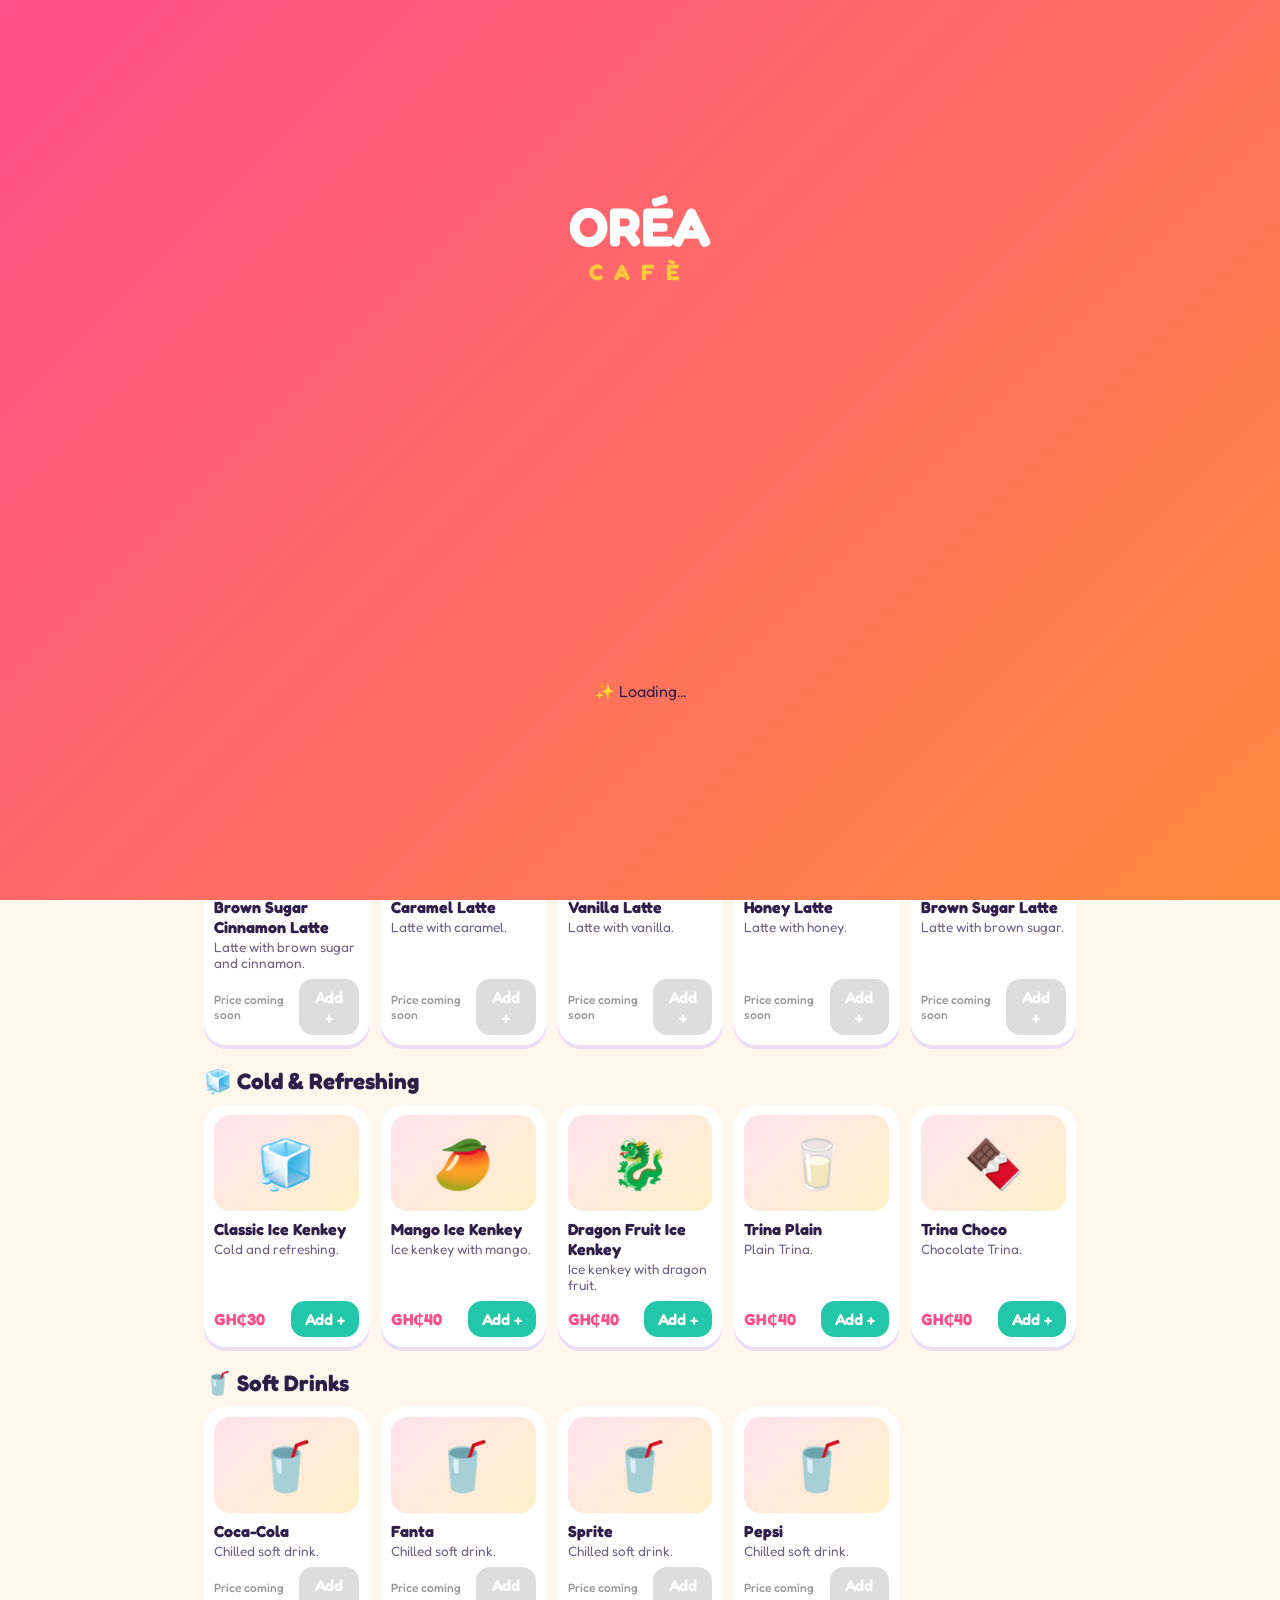
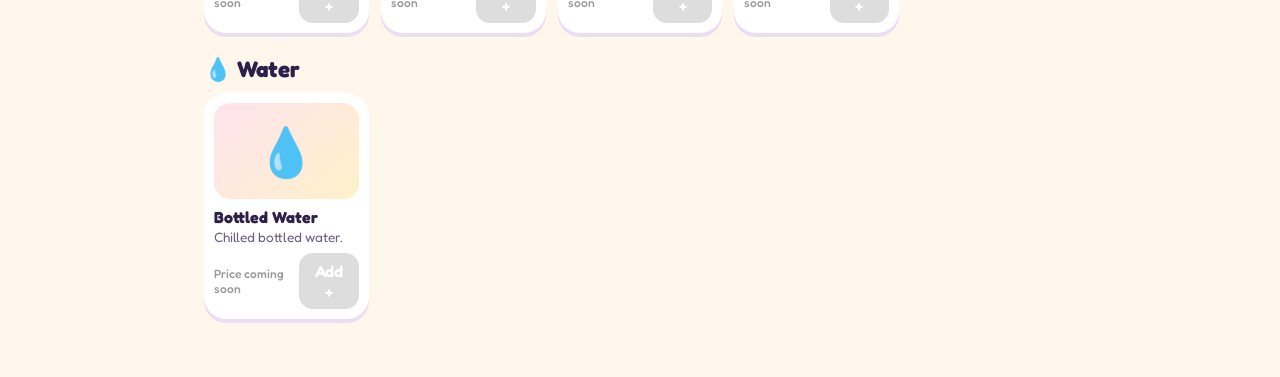
<file: index.html>
<!DOCTYPE html>
<html lang="en">
<head>
<meta charset="UTF-8">
<meta name="viewport" content="width=device-width, initial-scale=1">
<title>ORÉA CAFÈ</title>
<link href="https://fonts.googleapis.com/css2?family=Fredoka:wght@400;500;600;700&display=swap" rel="stylesheet">
<link rel="stylesheet" href="style.css">
</head>
<body>

<!-- Loading screen -->
<div id="splash"><div class="logo">ORÉA<span>CAFÈ</span></div><p>✨ Loading...</p></div>

<!-- Top bar (always visible) -->
<header class="top">
  <div><h1>ORÉA CAFÈ</h1><p>What’s calling your name? ☕✨</p></div>
  <button id="cartBtn" data-go="cart" aria-label="Open cart">🛒<b id="cartCount">0</b></button>
</header>

<main>
  <!-- MENU -->
  <section id="menuView" class="view">
    <div class="actions">
      <button class="bulk" data-go="bulk">🎉 BULK &amp; EVENT ORDERS</button>
      <button id="trackBtn" class="ghost hidden" data-go="done">📦 Track my order</button>
    </div>
    <nav id="tabs"></nav>
    <div id="menu"></div>
  </section>

  <!-- Bag (filled in by script.js) -->
  <section id="cartView" class="view hidden"></section>

  <!-- CHECKOUT -->
  <section id="checkoutView" class="view hidden">
    <button class="back" data-go="cart">← Back to cart</button>
    <h2>Checkout</h2>
    <form id="checkoutForm">
      <h3>How would you like to receive your order?</h3>
      <div class="choice">
        <label><input type="radio" name="mode" value="pickup" checked><span>🛍️ PICK UP</span></label>
        <label><input type="radio" name="mode" value="delivery"><span>🛵 DELIVERY<small>Customer arranges rider</small></span></label>
      </div>

      <div id="pickupBox">
        <div class="choice">
          <label><input type="radio" name="when" value="asap" checked><span>⚡ ASAP</span></label>
          <label><input type="radio" name="when" value="later"><span>📅 Schedule for later</span></label>
        </div>
        <p id="asapNote" class="note"></p>
        <div id="laterBox" class="hidden">
          <label>Date<input type="date" id="pDate"></label>
          <label>Time<input type="time" id="pTime"></label>
          <p id="hoursNote" class="note"></p>
        </div>
      </div>

      <div id="deliveryBox" class="hidden">
        <div class="notice"><b>Customer-arranged delivery:</b><br>Oréa Cafe does not currently provide delivery. Please arrange and pay for your own rider to collect your order from Oréa Cafe and deliver it to you.</div>
        <label>Delivery address<input id="address"></label>
        <label>Landmark<input id="landmark"></label>
        <label>Additional delivery instructions<textarea id="dInfo"></textarea></label>
        <label class="check"><input type="checkbox" id="agree"><span>I understand that Oréa Cafe does not provide delivery and I am responsible for arranging and paying for my own rider.</span></label>
      </div>

      <label>Full name<input id="name" required></label>
      <label>Phone number<input id="phone" type="tel" required></label>
      <label>Special order instructions<textarea id="notes"></textarea></label>

      <div id="coSummary" class="sum"></div>
      <p id="coError" class="error"></p>
      <button class="primary" type="submit">Place order</button>
    </form>
  </section>

  <!-- BULK & EVENT ORDERS -->
  <section id="bulkView" class="view hidden">
    <button class="back" data-go="menu">← Back to menu</button>
    <h2>🎉 Bulk &amp; Event Orders</h2>
    <div class="notice">Bulk orders require 48–72 hours advance notice. Please select a suitable date or contact Oréa Cafe for assistance.</div>
    <form id="bulkForm">
      <label>Customer name<input id="bName" required></label>
      <label>Phone number<input id="bPhone" type="tel" required></label>
      <label>Type of event
        <select id="bType"><option>Party</option><option>Funeral</option><option>Meeting</option><option>Event</option><option>Other large order</option></select>
      </label>
      <label>Event date<input type="date" id="bDate" required></label>
      <label>Preferred pickup time<input type="time" id="bTime" required></label>
      <label>Number of people<input type="number" id="bPeople" min="1" required></label>
      <label>Items required and quantities<textarea id="bItems" required placeholder="e.g. 30 Chicken Shawarma, 20 Pancake"></textarea></label>
      <label>Special instructions<textarea id="bNotes"></textarea></label>
      <p id="bulkMsg" class="error"></p>
      <button class="primary" type="submit">Send bulk order request</button>
    </form>
  </section>

  <!-- CONFIRMATION + TRACKING (filled in by script.js) -->
  <section id="doneView" class="view hidden"></section>
</main>

<script src="script.js"></script>
</body>
</html>
</file>
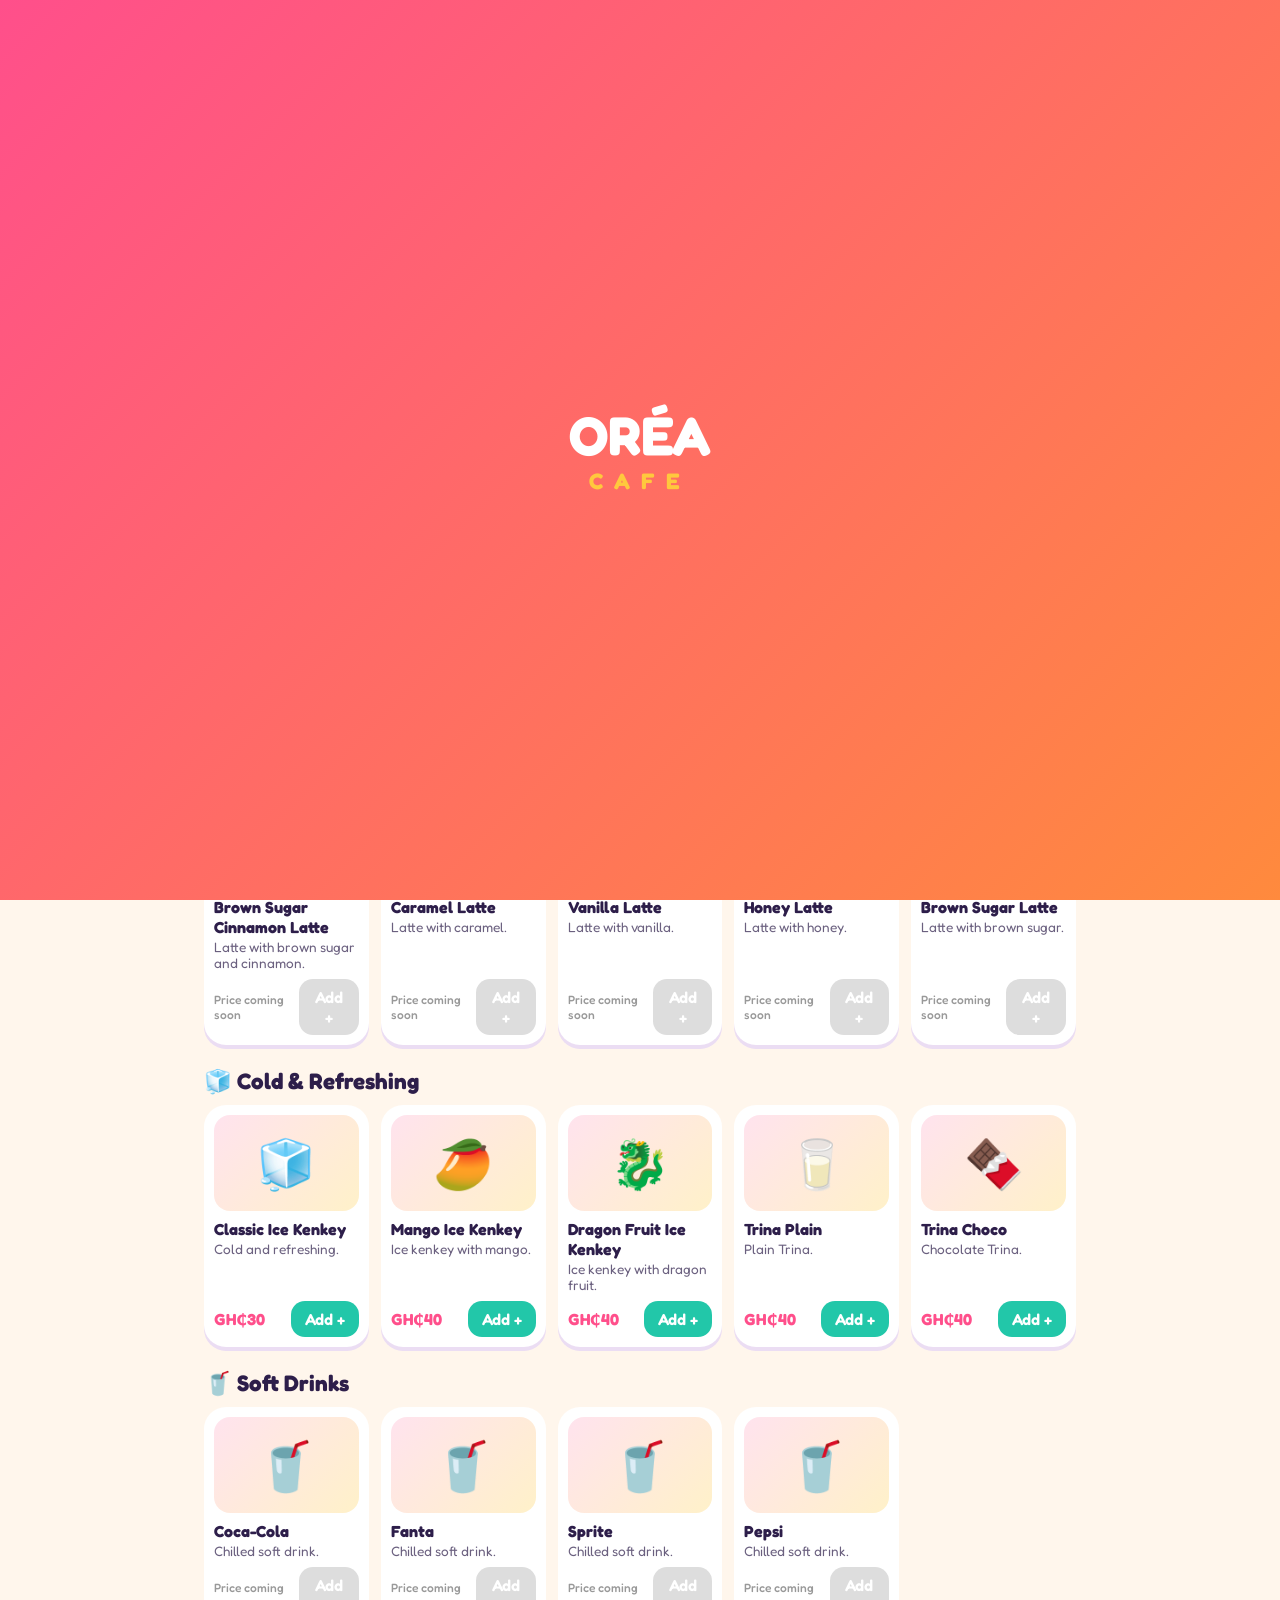
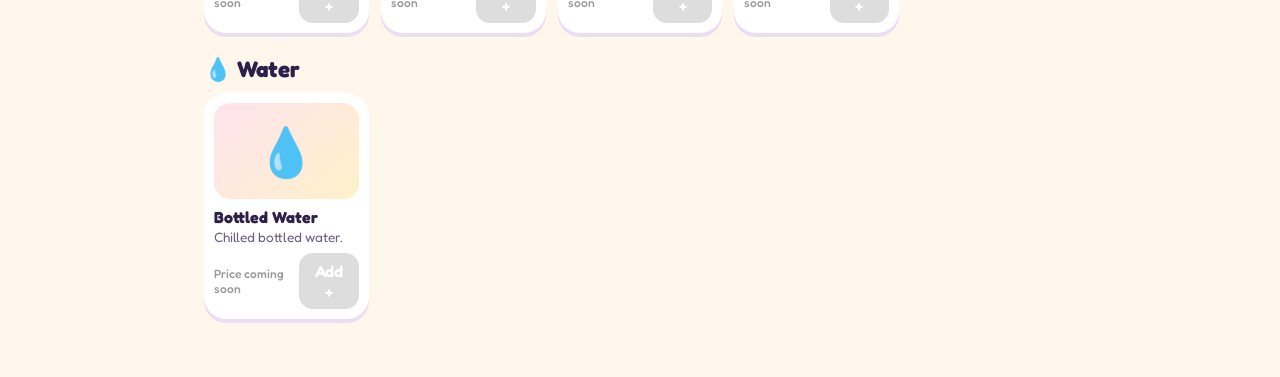
<file: Index 2.html>
<!DOCTYPE html>
<html lang="en">
<head>
<meta charset="UTF-8">
<meta name="viewport" content="width=device-width, initial-scale=1">
<title>ORÉA CAFE</title>
<link href="https://fonts.googleapis.com/css2?family=Fredoka:wght@400;500;600;700&display=swap" rel="stylesheet">
<link rel="stylesheet" href="style.css">
</head>
<body>

<!-- Loading screen -->
<div id="splash"><div class="logo">ORÉA<span>CAFE</span></div></div>

<!-- Top bar (always visible) -->
<header class="top">
  <div><h1>ORÉA CAFE</h1><p>What are you craving? ☕✨</p></div>
  <button id="cartBtn" data-go="cart" aria-label="Open cart">🛒<b id="cartCount">0</b></button>
</header>

<main>
  <!-- MENU -->
  <section id="menuView" class="view">
    <div class="actions">
      <button class="bulk" data-go="bulk">🎉 BULK &amp; EVENT ORDERS</button>
      <button id="trackBtn" class="ghost hidden" data-go="done">📦 Track my order</button>
    </div>
    <nav id="tabs"></nav>
    <div id="menu"></div>
  </section>

  <!-- CART (filled in by script.js) -->
  <section id="cartView" class="view hidden"></section>

  <!-- CHECKOUT -->
  <section id="checkoutView" class="view hidden">
    <button class="back" data-go="cart">← Back to cart</button>
    <h2>Checkout</h2>
    <form id="checkoutForm">
      <h3>How would you like to receive your order?</h3>
      <div class="choice">
        <label><input type="radio" name="mode" value="pickup" checked><span>🛍️ PICK UP</span></label>
        <label><input type="radio" name="mode" value="delivery"><span>🛵 DELIVERY<small>Customer arranges rider</small></span></label>
      </div>

      <div id="pickupBox">
        <div class="choice">
          <label><input type="radio" name="when" value="asap" checked><span>⚡ ASAP</span></label>
          <label><input type="radio" name="when" value="later"><span>📅 Schedule for later</span></label>
        </div>
        <p id="asapNote" class="note"></p>
        <div id="laterBox" class="hidden">
          <label>Date<input type="date" id="pDate"></label>
          <label>Time<input type="time" id="pTime"></label>
          <p id="hoursNote" class="note"></p>
        </div>
      </div>

      <div id="deliveryBox" class="hidden">
        <div class="notice"><b>Customer-arranged delivery:</b><br>Oréa Cafe does not currently provide delivery. Please arrange and pay for your own rider to collect your order from Oréa Cafe and deliver it to you.</div>
        <label>Delivery address<input id="address"></label>
        <label>Landmark<input id="landmark"></label>
        <label>Additional delivery instructions<textarea id="dInfo"></textarea></label>
        <label class="check"><input type="checkbox" id="agree"><span>I understand that Oréa Cafe does not provide delivery and I am responsible for arranging and paying for my own rider.</span></label>
      </div>

      <label>Full name<input id="name" required></label>
      <label>Phone number<input id="phone" type="tel" required></label>
      <label>Special order instructions<textarea id="notes"></textarea></label>

      <div id="coSummary" class="sum"></div>
      <p id="coError" class="error"></p>
      <button class="primary" type="submit">Place order</button>
    </form>
  </section>

  <!-- BULK & EVENT ORDERS -->
  <section id="bulkView" class="view hidden">
    <button class="back" data-go="menu">← Back to menu</button>
    <h2>🎉 Bulk &amp; Event Orders</h2>
    <div class="notice">Bulk orders require 48–72 hours advance notice. Please select a suitable date or contact Oréa Cafe for assistance.</div>
    <form id="bulkForm">
      <label>Customer name<input id="bName" required></label>
      <label>Phone number<input id="bPhone" type="tel" required></label>
      <label>Type of event
        <select id="bType"><option>Party</option><option>Funeral</option><option>Meeting</option><option>Event</option><option>Other large order</option></select>
      </label>
      <label>Event date<input type="date" id="bDate" required></label>
      <label>Preferred pickup time<input type="time" id="bTime" required></label>
      <label>Number of people<input type="number" id="bPeople" min="1" required></label>
      <label>Items required and quantities<textarea id="bItems" required placeholder="e.g. 30 Chicken Shawarma, 20 Pancake"></textarea></label>
      <label>Special instructions<textarea id="bNotes"></textarea></label>
      <p id="bulkMsg" class="error"></p>
      <button class="primary" type="submit">Send bulk order request</button>
    </form>
  </section>

  <!-- CONFIRMATION + TRACKING (filled in by script.js) -->
  <section id="doneView" class="view hidden"></section>
</main>

<script src="script.js"></script>
</body>
</html>
</file>
<file: style.css>
/* ORÉA CAFE styles. Change colors in the :root block below. */
:root{
  --pink:#FF4F8B; --yellow:#FFC83D; --mint:#22C7A9; --grape:#7B5CFF; --orange:#FF8A3D;
  --cream:#FFF6EC; --ink:#2D1E4A; --white:#fff;
}
*{box-sizing:border-box;margin:0}
body{font-family:'Fredoka',system-ui,sans-serif;background:var(--cream);color:var(--ink);font-size:16px;padding-bottom:40px}
.hidden{display:none!important}
button{font:inherit;cursor:pointer;border:0;color:inherit}
input,textarea,select{font:inherit;width:100%;padding:12px;border:2px solid #E9DDF5;border-radius:14px;background:#fff;margin-top:4px}
label{display:block;margin:12px 0;font-weight:500}

/* Loading screen */
#splash{position:fixed;inset:0;z-index:99;background:linear-gradient(135deg,var(--pink),var(--orange));display:grid;place-items:center;transition:opacity .5s,visibility .5s}
#splash.gone{opacity:0;visibility:hidden}
.logo{color:#fff;font-size:3.4rem;font-weight:700;text-align:center;line-height:1;animation:pop .8s ease}
.logo span{display:block;font-size:1.4rem;letter-spacing:.5em;margin-top:8px;color:var(--yellow)}
@keyframes pop{0%{transform:scale(.5);opacity:0}70%{transform:scale(1.08)}100%{transform:scale(1);opacity:1}}

/* Top bar */
.top{position:sticky;top:0;z-index:10;display:flex;justify-content:space-between;align-items:center;padding:14px 18px;background:var(--pink);color:#fff;border-radius:0 0 26px 26px;box-shadow:0 6px 0 var(--yellow)}
.top h1{font-size:1.6rem;letter-spacing:.04em}
.top p{opacity:.95}
#cartBtn{position:relative;background:var(--yellow);width:54px;height:54px;border-radius:50%;font-size:1.5rem}
#cartCount{position:absolute;top:-4px;right:-4px;background:var(--grape);color:#fff;font-size:.8rem;min-width:22px;height:22px;border-radius:11px;display:grid;place-items:center}

main{max-width:900px;margin:0 auto;padding:18px 14px}
h2{margin:22px 0 10px;font-size:1.4rem}
h3{margin:8px 0}

/* Buttons */
.actions{display:flex;gap:10px;flex-wrap:wrap}
.bulk{flex:1;background:var(--grape);color:#fff;padding:14px;border-radius:16px;font-weight:600}
.primary{width:100%;background:var(--pink);color:#fff;padding:16px;border-radius:18px;font-weight:600;font-size:1.1rem;margin-top:10px;box-shadow:0 4px 0 #C93069}
.ghost{background:#fff;border:2px solid var(--ink);padding:12px 16px;border-radius:16px;font-weight:500}
.back{background:none;font-weight:600;padding:6px 0;color:var(--grape)}

/* Category tabs */
#tabs{display:flex;gap:8px;overflow-x:auto;padding:14px 0 4px;position:sticky;top:84px;z-index:5;background:var(--cream)}
#tabs a{white-space:nowrap;padding:9px 14px;border-radius:20px;color:#fff;text-decoration:none;font-weight:500}
.c0{background:var(--orange)}.c1{background:#9A5B3C}.c2{background:var(--mint)}.c3{background:var(--pink)}.c4{background:var(--grape)}
h2[id]{scroll-margin-top:150px}

/* Product cards */
.grid{display:grid;grid-template-columns:repeat(auto-fill,minmax(160px,1fr));gap:12px}
.card{background:#fff;border-radius:22px;padding:10px;box-shadow:0 4px 0 #EBDDF3;display:flex;flex-direction:column}
.pic{height:96px;border-radius:16px;background:linear-gradient(135deg,#FFE3EE,#FFF1C9);display:grid;place-items:center;font-size:3rem;overflow:hidden}
.pic img{width:100%;height:100%;object-fit:cover}
.card h3{font-size:1rem;margin:8px 0 2px}
.card p{font-size:.85rem;opacity:.7;flex:1}
.row{display:flex;justify-content:space-between;align-items:center;margin-top:8px;gap:6px}
.price{font-weight:700;color:var(--pink)}
.price.tba{font-size:.75rem;color:#999;font-weight:500}
.add{background:var(--mint);color:#fff;padding:8px 14px;border-radius:14px;font-weight:600}
.add:disabled{background:#ddd}
.step{display:flex;align-items:center;gap:8px;background:var(--cream);border-radius:14px;padding:3px}
.step button{width:30px;height:30px;border-radius:10px;background:var(--yellow);font-weight:700}

/* Cart / checkout / summary */
.line{display:flex;justify-content:space-between;align-items:center;gap:8px;background:#fff;border-radius:18px;padding:12px;margin-bottom:10px}
.line small{display:block;opacity:.7}
.rm{background:none;font-size:1.1rem;color:var(--pink)}
.total{display:flex;justify-content:space-between;font-size:1.3rem;font-weight:700;margin:14px 4px}
.btns{display:grid;gap:10px}
.choice{display:grid;grid-template-columns:1fr 1fr;gap:10px;margin:10px 0}
.choice label{margin:0}
.choice input{position:absolute;opacity:0;width:0}
.choice span{display:block;text-align:center;background:#fff;border:2px solid #E9DDF5;border-radius:16px;padding:14px 6px;font-weight:600}
.choice small{display:block;font-weight:400;font-size:.75rem}
.choice input:checked+span{background:var(--yellow);border-color:var(--ink)}
.note{font-size:.9rem;opacity:.8;margin:6px 2px}
.notice{background:#FFF0B8;border-left:6px solid var(--orange);padding:12px;border-radius:14px;margin:12px 0}
.check{display:flex;gap:10px;align-items:flex-start}
.check input{width:24px;height:24px;margin:0}
.sum{background:#fff;border-radius:18px;padding:12px;margin:14px 0}
.error{color:#D0103A;font-weight:600;margin:8px 0}
.ok{color:#0E8F78}

/* Confirmation + tracker */
.card-done{background:#fff;border-radius:22px;padding:16px;margin-bottom:14px}
.track{list-style:none;padding:0;margin:10px 0}
.track li{display:flex;align-items:center;gap:12px;padding:10px 0;color:#aaa;font-weight:500;position:relative}
.track li::before{content:"○";width:34px;height:34px;border-radius:50%;background:#eee;display:grid;place-items:center}
.track li.done{color:var(--mint)}
.track li.done::before{content:"✓";background:var(--mint);color:#fff}
.track li.active{color:var(--ink);font-weight:700;font-size:1.15rem}
.track li.active::before{content:"●";background:var(--pink);color:#fff;box-shadow:0 0 0 6px #FFD3E3}
.ready{background:var(--mint);color:#fff;padding:14px;border-radius:16px;font-weight:600;margin-top:8px}

@media (prefers-reduced-motion:reduce){.logo{animation:none}#splash{transition:none}}
</file>
